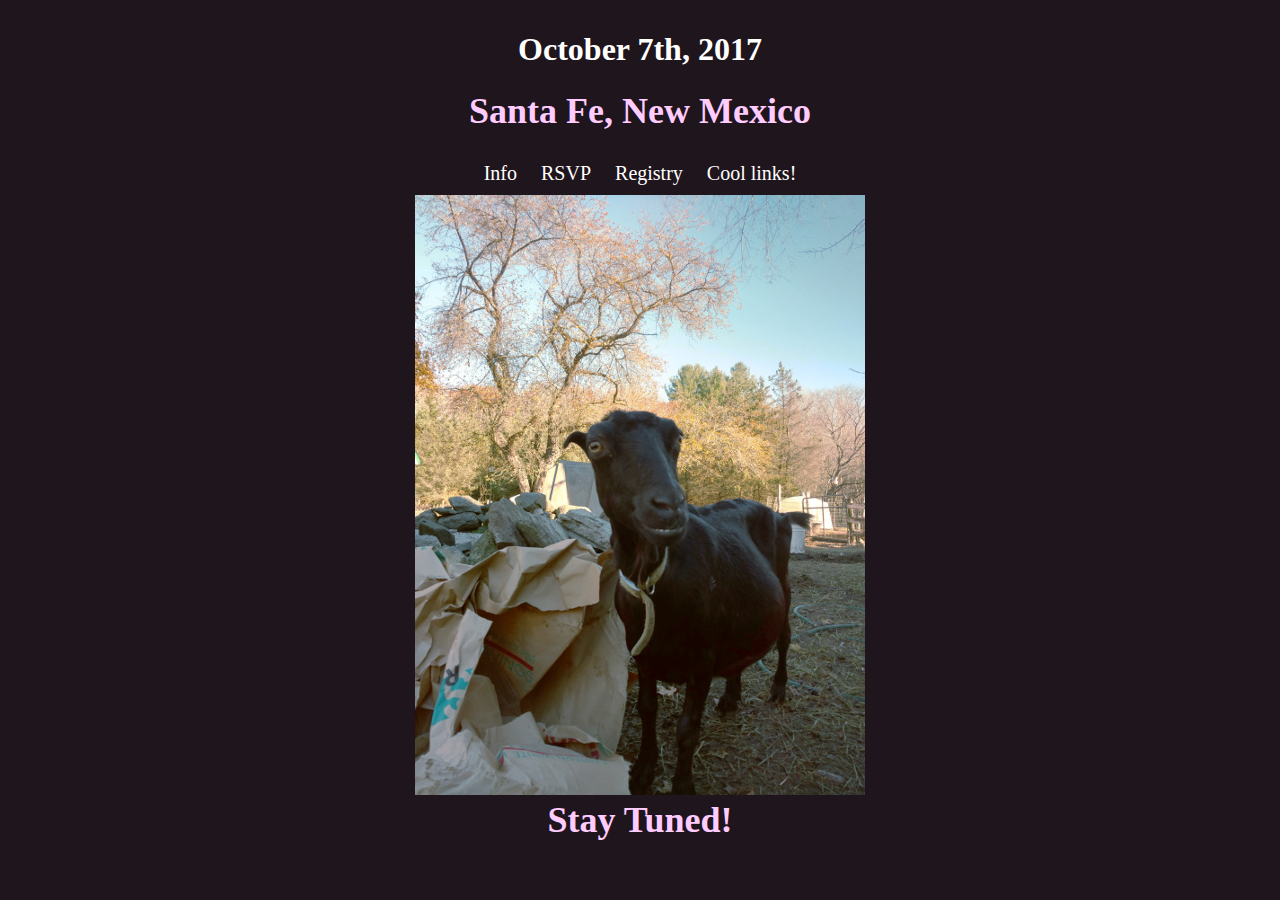
<file: index.html>
<!DOCTYPE html>
<html>
    <head>
        <meta charset="UTF-8" name="viewport"
            content="width=device-width, initial-scale=1">
        <title>Maclovia and Adam</title>
        <link rel="stylesheet" href="style.css">
    </head>
 
    <body>
        <main>
        <div class="title">
            <h1>October 7th, 2017</h1>
            <a class="sf" href="cloud.html">Santa Fe, New Mexico</a>
        </div>

        <div class="clearfix">
            <div class="menu">
                <ul>
                    <li>
                    <a href="info.html">Info</a></li><li>
                    <a href="rsvp.html">RSVP</a></li><li>
                    <a href="https://www.myregistry.com/public/macloviaandadam">Registry</a></li><li>
                    <a href="links.html">Cool links!</a></li>
                </ul>
            </div>

            <div class="slideshow-container">
                <div class="mySlides fade">
                    <img src="julia.jpg">
                </div>
                <div class="mySlides fade">
                    <img src="us.jpg">
                </div>
                <div class="mySlides fade">
                    <img src="julia2.jpg">
                </div>
                <div class="mySlides fade">
                    <img src="us2.jpg">
                </div>
                <div class="mySlides fade">
                    <img src="kissy.jpg">
                </div>
            </div>
        </div>
        <a class="sf" href="goat_face.html">Stay Tuned!</a>
        </main>

        <script>
var i;
var slideIndex = 0;
showSlides();

function showSlides() {
    var slides = document.getElementsByClassName("mySlides");
    for (i=0; i<slides.length; i++) {
        slides[i].style.display = "none";
    }
    slideIndex++;
    if (slideIndex > slides.length) {slideIndex = 1}
    slides[slideIndex-1].style.display = "block";
    setTimeout(showSlides, 7000);
}
        </script>
    </body>
</html>
</file>
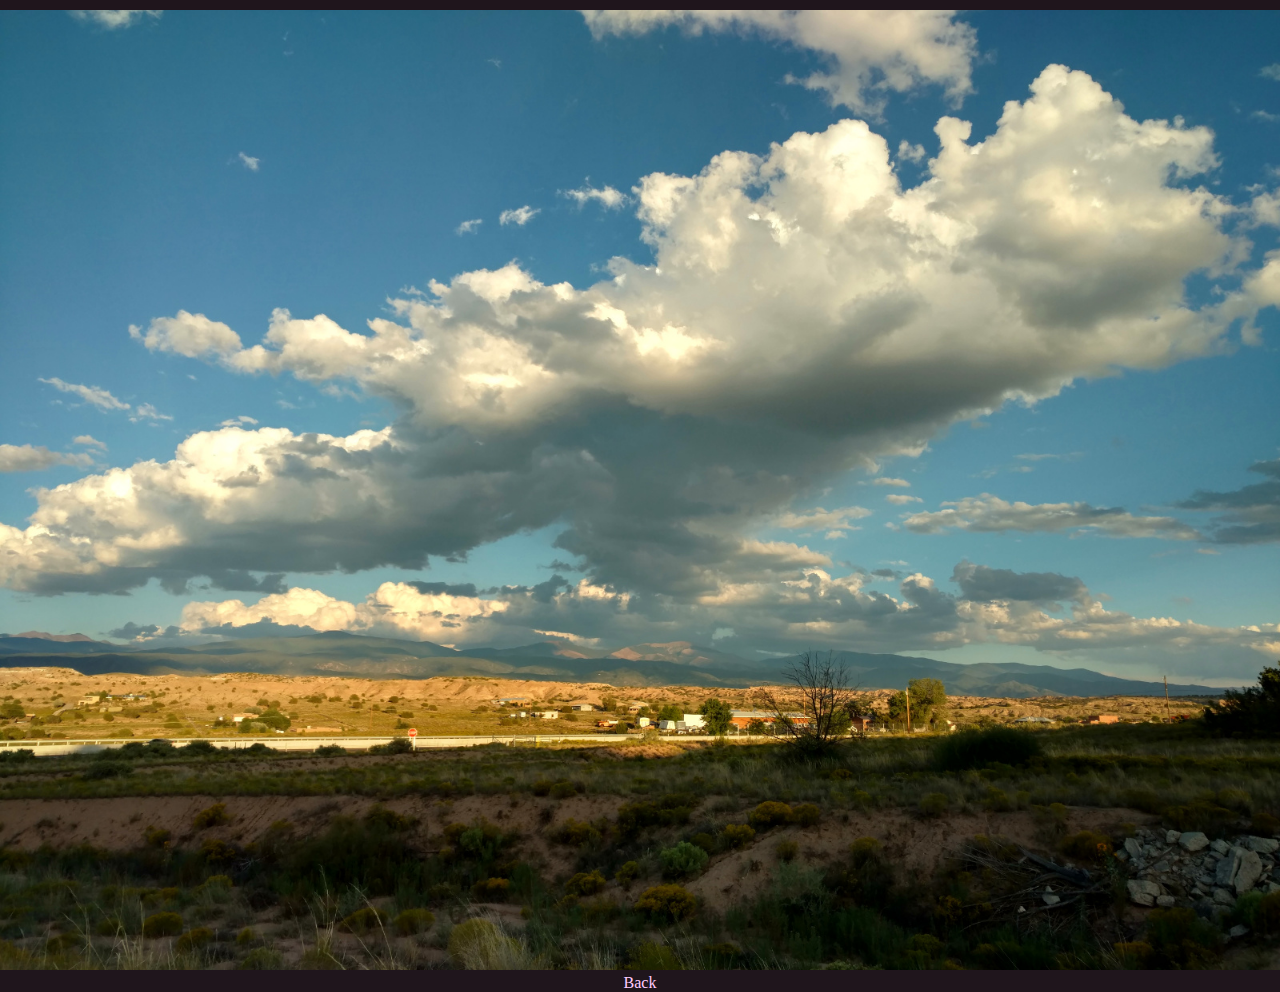
<file: about.html>
<!DOCTYPE html>
<html>
     <head>
         <meta charset="UTF-8">
         <title>Maclovia and Adam</title>
         <link rel="stylesheet" href="style.css">
     </head>
 
     <body>
         <main>
            <div>
                 <img src="cloud.jpg"/>
             </div>
             <a href="index.html">Back</a>
         </main>
     </body>
</html>
</file>
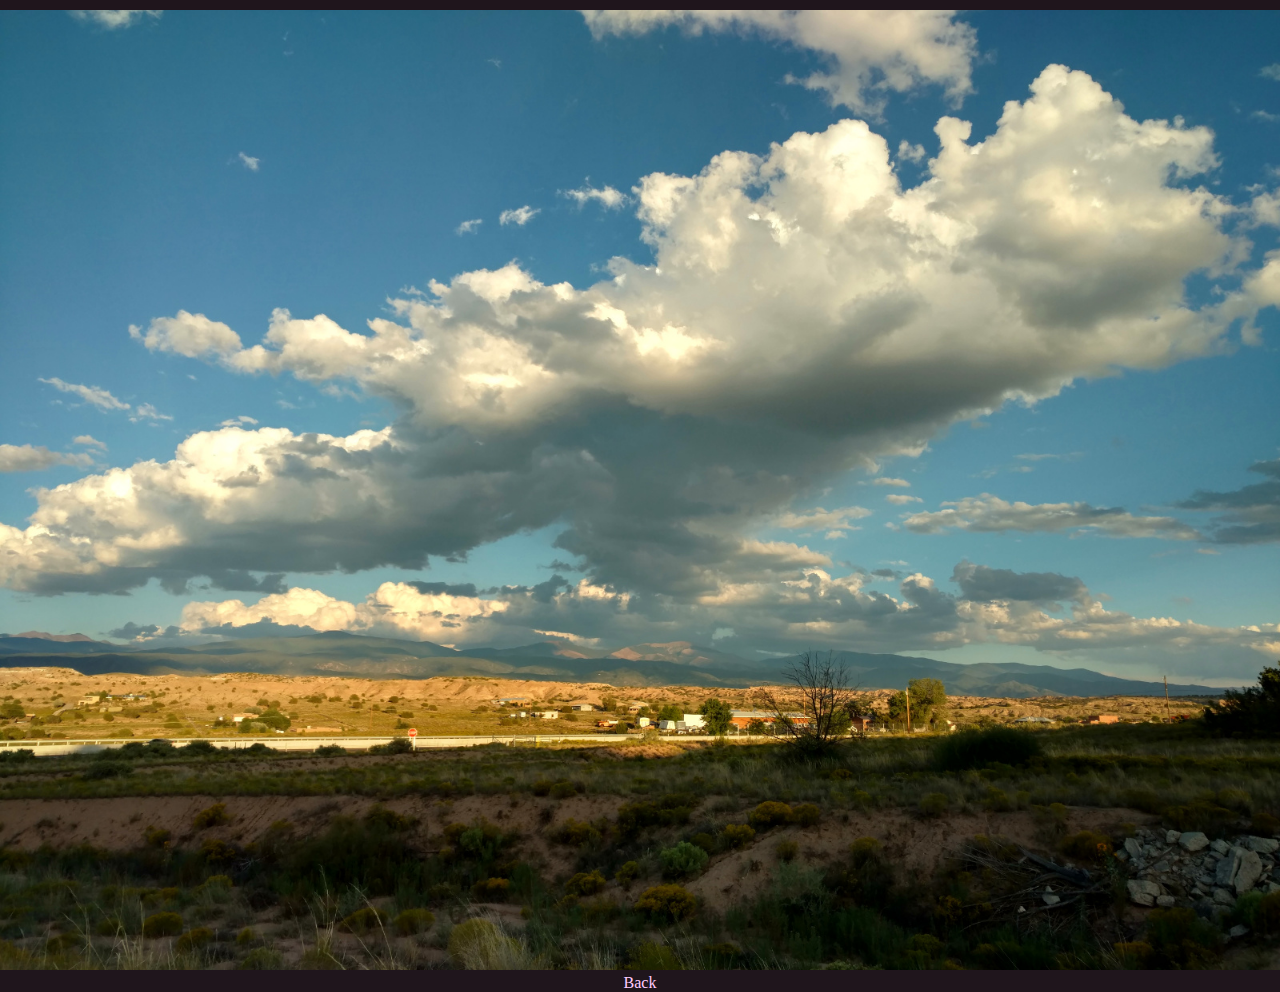
<file: cloud.html>
<!DOCTYPE html>
<html>
     <head>
         <meta charset="UTF-8">
         <title>Maclovia and Adam</title>
         <link rel="stylesheet" href="style.css">
     </head>
 
     <body>
         <main>
            <div>
                 <img src="cloud.jpg"/>
             </div>
             <a href="index.php">Back</a>
         </main>
     </body>
</html>
</file>
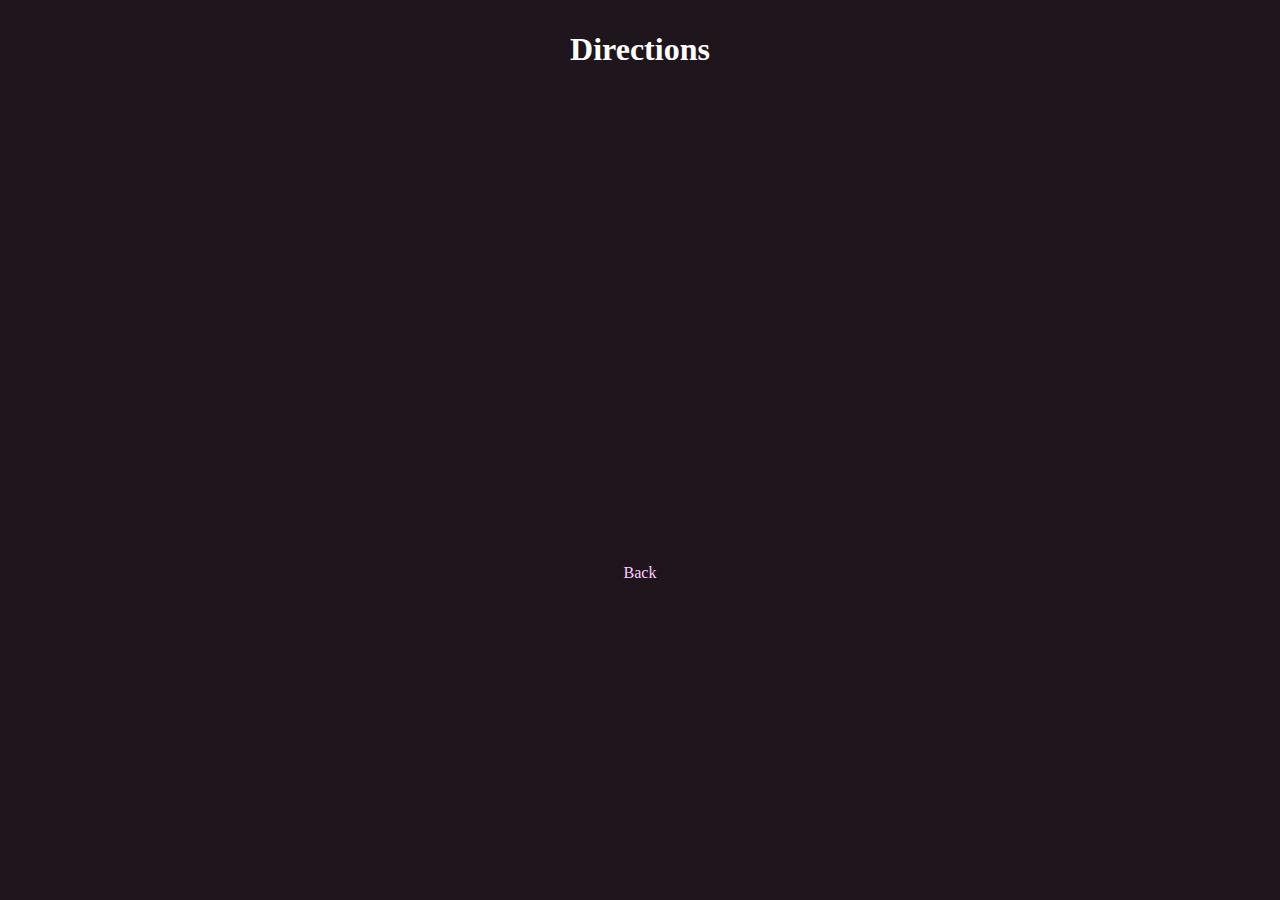
<file: directions.html>
<!DOCTYPE html>
<html>
     <head>
         <meta charset="UTF-8">
         <title>Maclovia and Adam</title>
         <link rel="stylesheet" href="style.css">
     </head>
 
     <body>
         <main>
             <div class="title">
                 <h1>Directions</h1>
             </div>
             <div class="map">
                 <iframe src="https://www.google.com/maps/embed?pb=!1m18!1m12!1m3!1d3615.0796712135243!2d-105.99388144904601!3d35.895356325708555!2m3!1f0!2f0!3f0!3m2!1i1024!2i768!4f13.1!3m3!1m2!1s0x8718383ff81d27bb%3A0xf0d77382b94f670a!2s42+Rancho+Las+Acequias%2C+Santa+Fe%2C+NM+87506!5e1!3m2!1sen!2sus!4v1481471248154" width="600" height="450" frameborder="0" style="border:0" allowfullscreen></iframe>
             </div>
             <a href="index.html">Back</a>
         </main>
     </body>
</html>
</file>
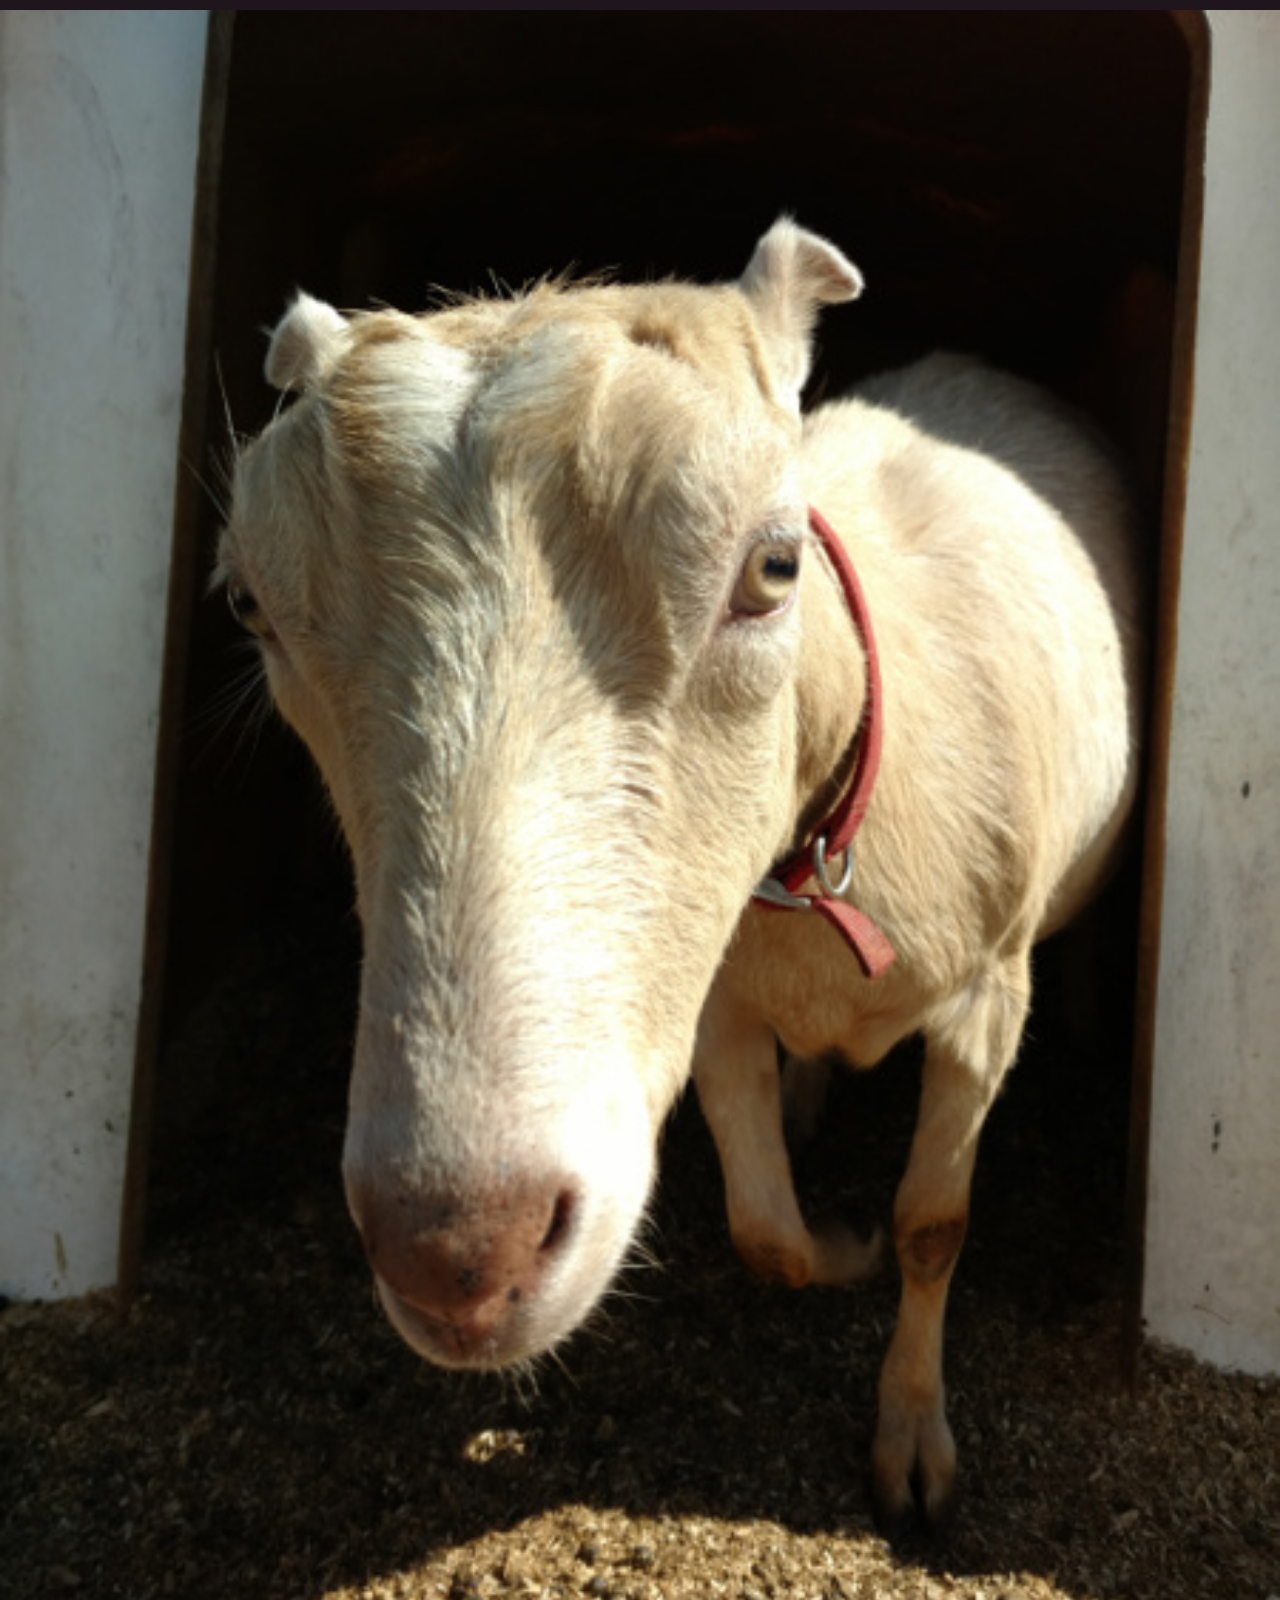
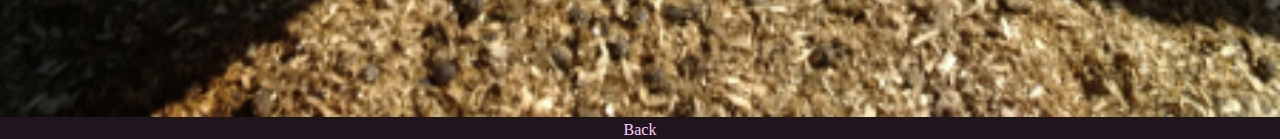
<file: goat_face.html>
<!DOCTYPE html>
<html>
     <head>
         <meta charset="UTF-8">
         <title>Maclovia and Adam</title>
         <link rel="stylesheet" href="style.css">
     </head>
 
     <body>
         <main>
            <div>
                 <img src="goat_face.jpg"/>
             </div>
             <a href="index.php">Back</a>
         </main>
     </body>
</html>
</file>
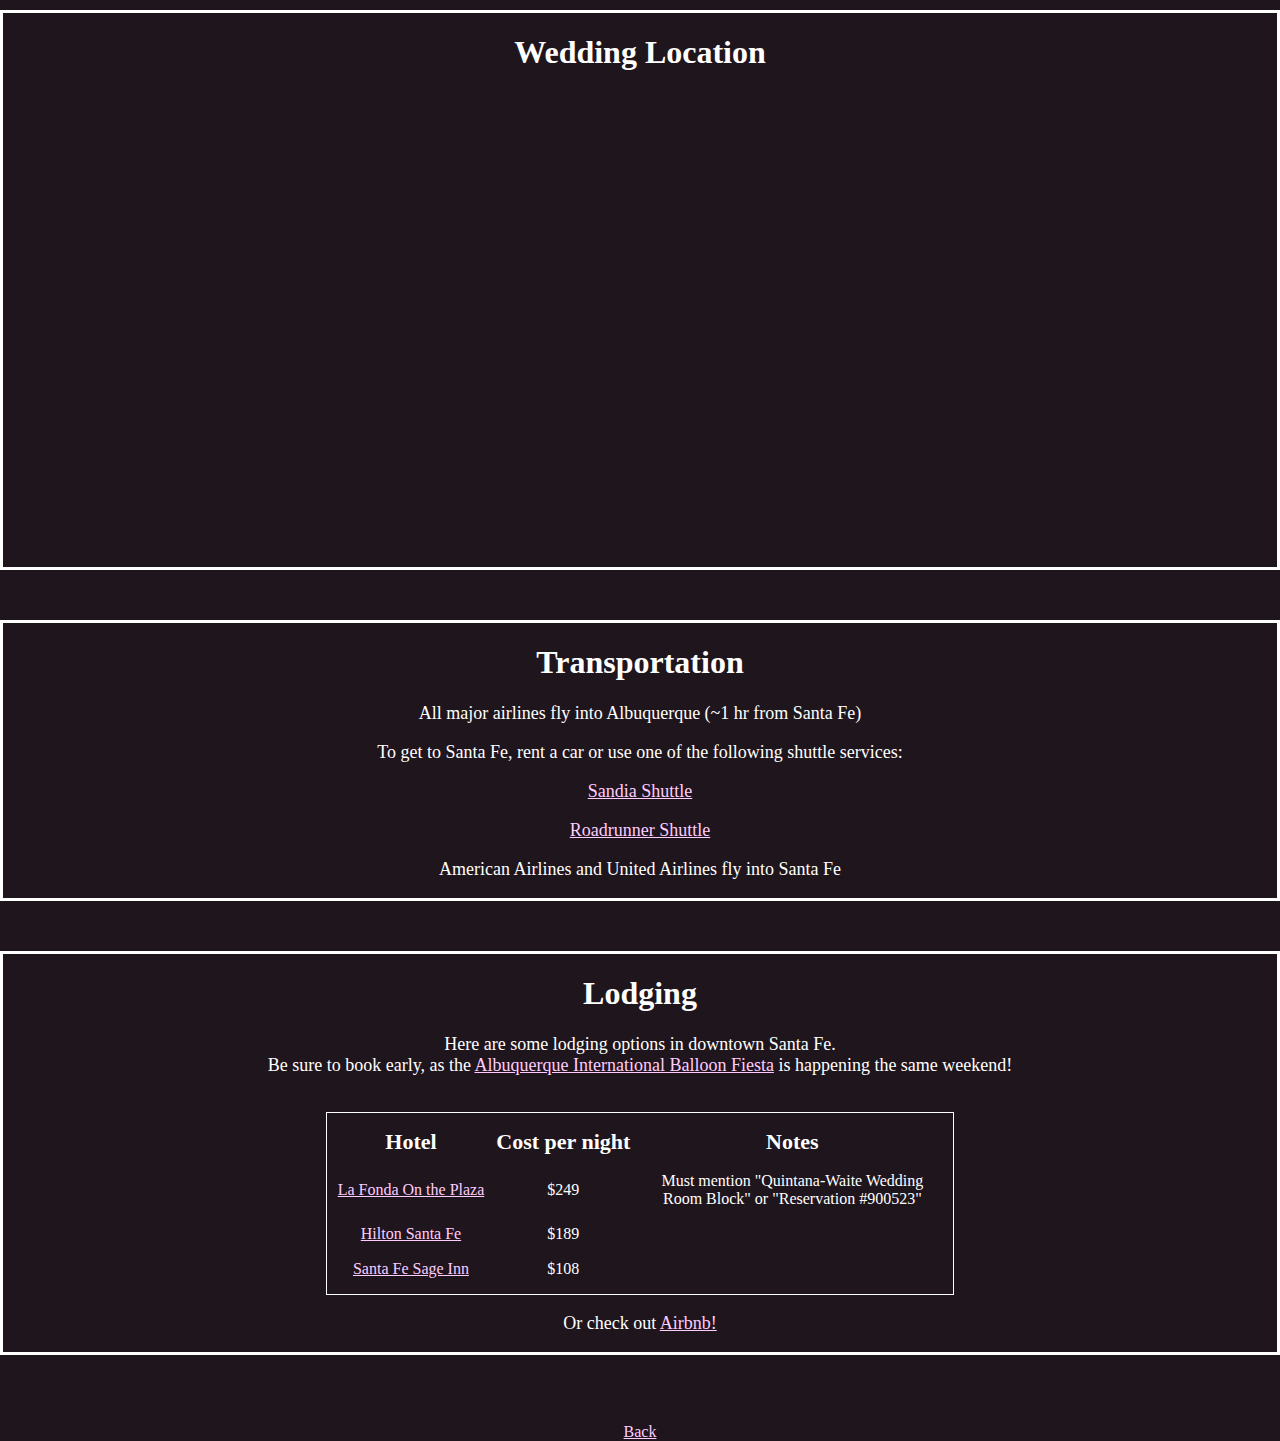
<file: info.html>
<!DOCTYPE html>
<html>
     <head>
         <meta charset="UTF-8">
         <title>Maclovia and Adam</title>
         <link rel="stylesheet" href="style.css">
     </head>
 
     <body>
         <main class="info">
             <div class="title" id="location">
                 <h1>Wedding Location</h1>
                 <div class="map">
                     <iframe src="https://www.google.com/maps/embed?pb=!1m18!1m12!1m3!1d3615.0796712135243!2d-105.99388144904601!3d35.895356325708555!2m3!1f0!2f0!3f0!3m2!1i1024!2i768!4f13.1!3m3!1m2!1s0x8718383ff81d27bb%3A0xf0d77382b94f670a!2s42+Rancho+Las+Acequias%2C+Santa+Fe%2C+NM+87506!5e1!3m2!1sen!2sus!4v1481471248154" width="600" height="450" frameborder="0" style="border:0" allowfullscreen></iframe>
                 </div>
             </div>
             <div id="transportation">
                 <h1>Transportation</h1>
                 <p>All major airlines fly into Albuquerque
                    (~1 hr from Santa Fe)</p>
                 <p>To get to Santa Fe, rent a car or use one of the following 
                    shuttle services:</p>
                 <p><a href="www.sandiashuttle.com">Sandia Shuttle</a></p>
                 <p><a href="www.roadrunnershuttleandcharter.com">
                         Roadrunner Shuttle</a></p>
                 <p>American Airlines and United Airlines fly into Santa Fe</p>
             </div>

             <div id="lodging">
                 <h1>Lodging</h1>
                 <p>Here are some lodging options in downtown Santa Fe.<br />
                 Be sure to book early, as the
                 <a href="www.balloonfiesta.com">Albuquerque International 
                 Balloon Fiesta</a> is happening the same weekend!
                 </p>
                 <br />

                 <table id="hotel">
                     <tr class="header">
                         <td>Hotel</td>
                         <td>Cost per night</td>
                         <td>Notes</td>
                     </tr>
                     <tr>
                         <td><a href="www.lafondasantafe.com">La Fonda On the Plaza</a></td>
                         <td>$249</td>
                         <td style="width:300px">Must mention "Quintana-Waite Wedding Room Block" or "Reservation #900523"</td>
                     </tr>
                     <tr>
                         <td><a href="http://www3.hilton.com/en/hotels/new-mexico/hilton-santa-fe-historic-plaza-SFEHIHF/index.html">Hilton Santa Fe</td>
                         <td>$189</td>
                         <td></td>
                     </tr>
                     <tr>
                         <td><a href="https://santafesageinn.com">Santa Fe
                                 Sage Inn</a>
                         </td>
                         <td>$108</td>
                         <td></td>
                     </tr>
                 </table>
                 <p>Or check out <a href="https://www.airbnb.com">Airbnb!</a>
                 </p>
             </div>

             </br>
             <a href="index.html">Back</a>
         </main>
     </body>
</html>
</file>
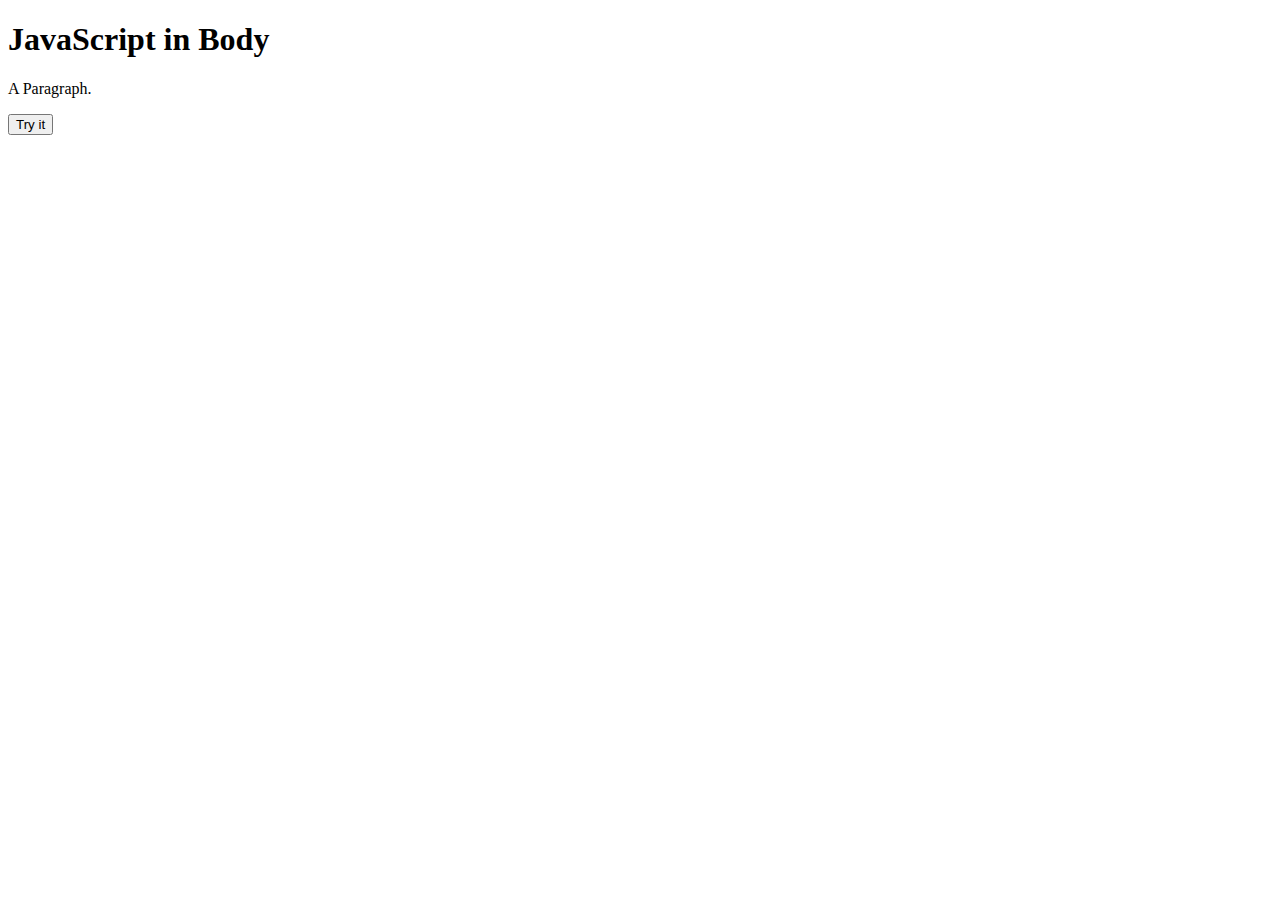
<file: jstest.html>
<!DOCTYPE html>
<html>
    <body>

        <h1>JavaScript in Body</h1>

        <p id="demo">A Paragraph.</p>

        <button type="button" onclick="myFunction()">Try it</button>

        <script>
function myFunction() {
        document.getElementById("demo").innerHTML = "Paragraph changed.";
}
        </script>

    </body>
</html>
</file>
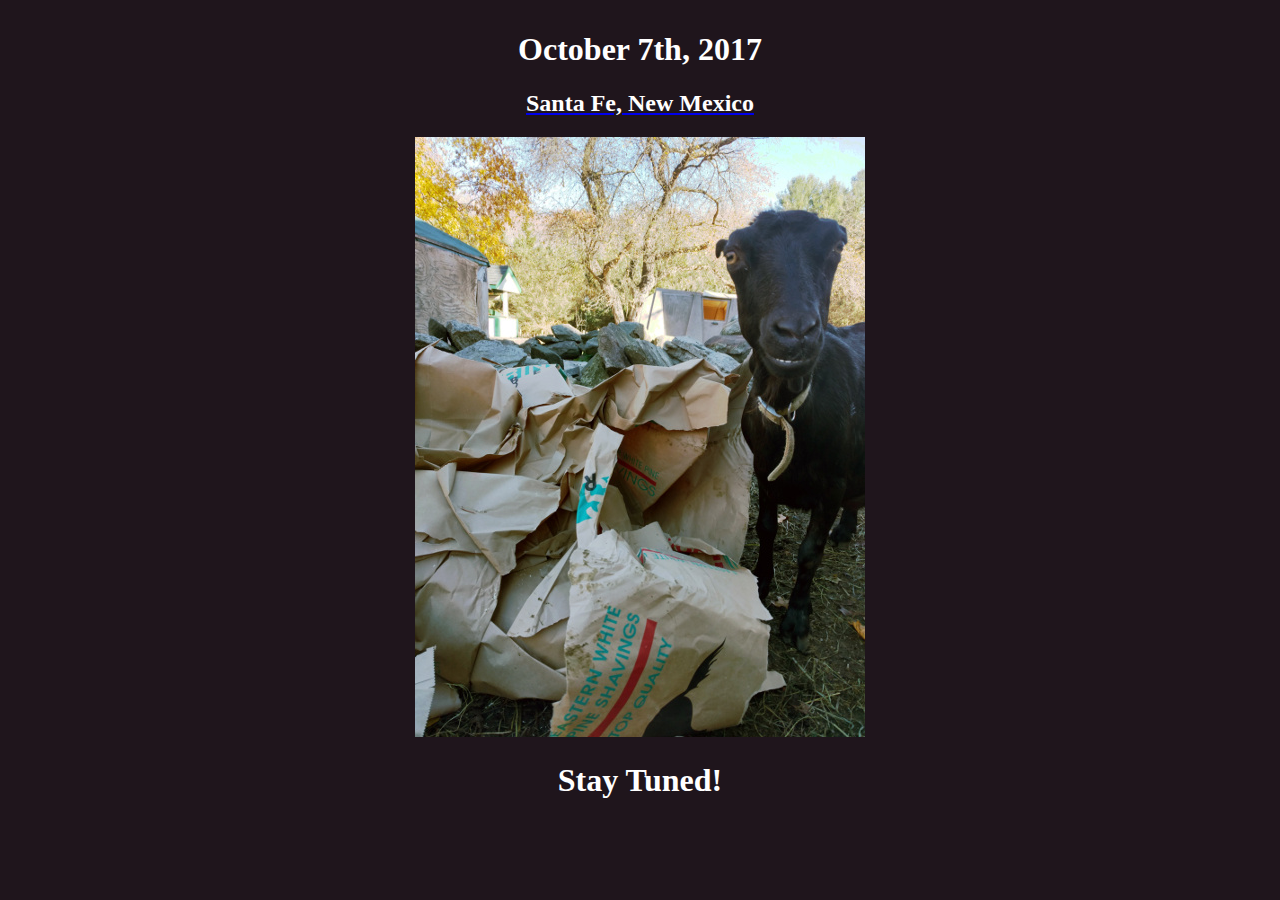
<file: julia2.html>
<!DOCTYPE html>
<html>
     <head>
         <meta charset="UTF-8">
         <title>Maclovia and Adam</title>
     </head>
 
     <body style="background-color:#1f151c;">
         <main style="position:relative;top:10px;text-align:center">
             <h1 style="color:#ffffff">October 7th, 2017</h1>
             <a href=cloud.html>
                 <h2 style="color:#ffffff">Santa Fe, New Mexico</h2>
             </a>
             <a href=index.php>
                 <img src="julia2.jpg"/>
             </a>
             <h1 style="color:#ffffff">Stay Tuned!</h1>
         </main>
     </body>
</html>
</file>
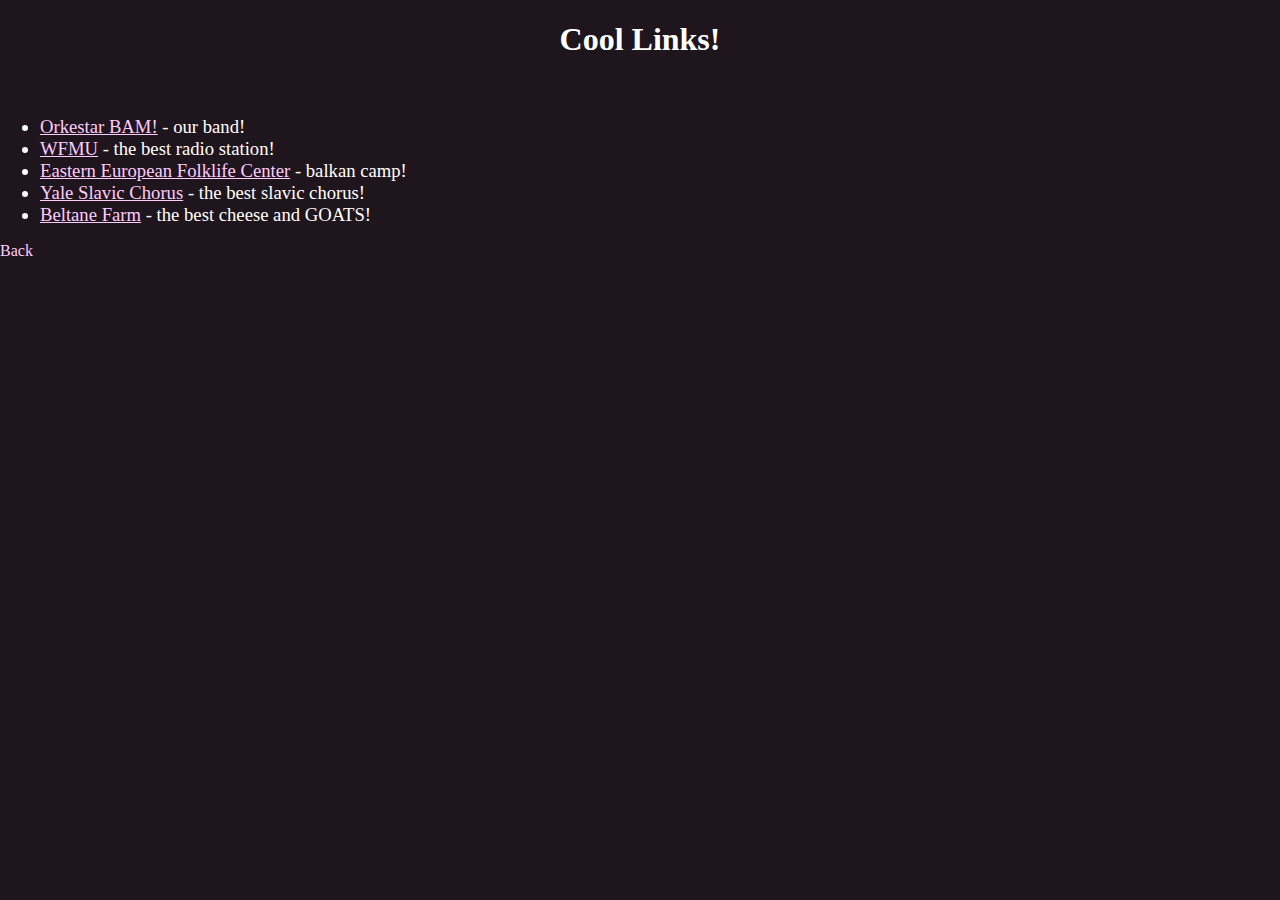
<file: links.html>
<!DOCTYPE html>
<html>
     <head>
         <meta charset="UTF-8" name="viewport"
            content="width=device-width, initial-scale=1">
         <link rel="stylesheet" href="style.css">
         <body>
             <div class="title">
                 <h1>Cool Links!</h1>
             </div>
             <ul class="links">
                 <li><a href="https://orkestarbam.bandcamp.com">Orkestar BAM!</a> - our band!</li>
                 <li><a href="https://www.wfmu.org">WFMU</a> - the best radio station!</li>
                 <li><a href="https://www.eefc.org">Eastern European Folklife Center</a> - balkan camp!</li>
                 <li><a href="https://yaleslavicchorus.com">Yale Slavic Chorus</a> - the best slavic chorus!</li>
                 <li><a href="http://www.beltanefarm.com">Beltane Farm</a> - the best cheese and GOATS!</li>
             </ul>

             <a href="index.html">Back</a>
         </body>
     </head>
</html>
</file>
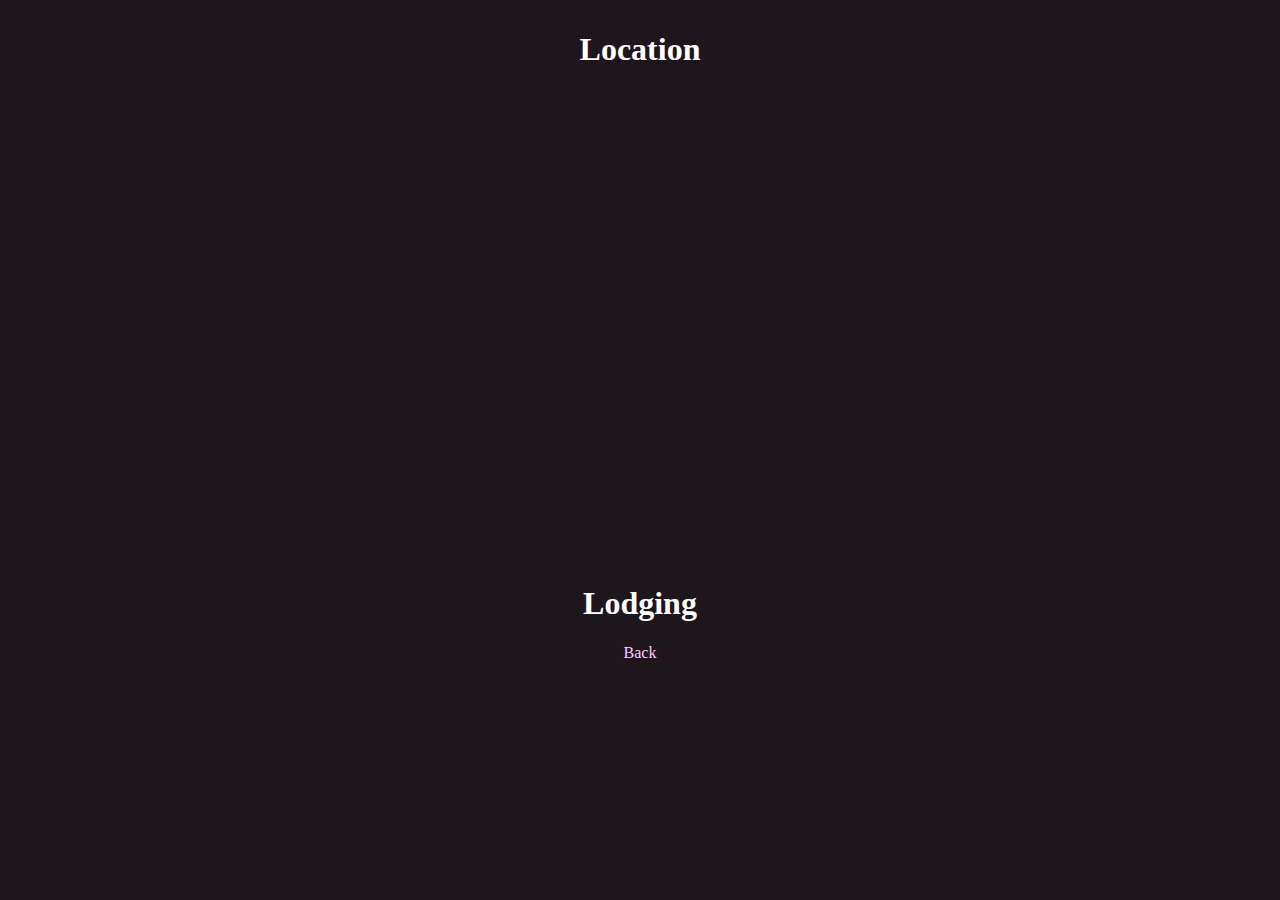
<file: location.html>
<!DOCTYPE html>
<html>
     <head>
         <meta charset="UTF-8">
         <title>Maclovia and Adam</title>
         <link rel="stylesheet" href="style.css">
     </head>
 
     <body>
         <main>
             <div class="title">
                 <h1>Location</h1>
             </div>
             <div class="map">
                 <iframe src="https://www.google.com/maps/embed?pb=!1m18!1m12!1m3!1d3615.0796712135243!2d-105.99388144904601!3d35.895356325708555!2m3!1f0!2f0!3f0!3m2!1i1024!2i768!4f13.1!3m3!1m2!1s0x8718383ff81d27bb%3A0xf0d77382b94f670a!2s42+Rancho+Las+Acequias%2C+Santa+Fe%2C+NM+87506!5e1!3m2!1sen!2sus!4v1481471248154" width="600" height="450" frameborder="0" style="border:0" allowfullscreen></iframe>
             </div>
             <h1>Lodging</h1>
             <a href="index.html">Back</a>
         </main>
     </body>
</html>
</file>
<file: style.css>
body {
    background-color:#1f151c;
    margin: 0;
    padding: 0;
}

main {
    position: relative;
    top:10px;
    text-align:center;
}

p {
    font-size: large;
}

h1, h2, p, td, li {
    color: #ffffff;
}

div#timeline, div#location, div#transportation, div#lodging {
    border: 3px solid white;
    margin-bottom: 50px;
}

div#optional {
    border: 3px solid white;
    margin-top: 50px;
    margin-left: auto;
    margin-right: auto;
    max-width: 500px;
}

div#timeline {
    border: 3px solid white;
    margin-top: 50px;
    margin-left: auto;
    margin-right: auto;
    max-width: 500px;
}


ul {
    color: #ffffff;
}

a, a:link {
    text-decoration: none;
    color: #ffccff;
}

a:hover {
    color: hotpink;
}

img {
    width: 100%;
    height: auto;
    width: auto\9;
}


.title {
    padding-bottom: 20px;
    text-align: center;
}


.sf {
    color: #ffffff;
    font-size: 36px;
    font-weight: bold;
}

table#hotel {
    border: 1px solid white;
    margin: auto;
    border-spacing: 10px 15px;
}

.info a:link {
    text-decoration: underline;
}

tr.header {
    font-size: 22px;
    font-weight: bold;
}

div.menu {
    text-align: center;
    /* border: 1px solid white; */
    margin: auto;
    background-color:#1f151c;
    z-index: 10;
}

div.menu ul {
    font-size: 30px;
    list-style-type: none;
    margin: 0;
    padding: 0;
    overflow: hidden;
}

div.menu li {
    display: inline-block;
    margin: 0;
    padding: 0;
}

div.menu a {
    margin: 0;
    text-align: center;
    font-size: 20px;
    padding: 10px 12px;
    display: block;
    color: #ffffff;
}

div.menu a:link {
    text-decoration: none;
}

div.menu a:hover {
    background-color: #ffffff;
    color: hotpink;
}

.clearfix::after {
    content: "";
    clear: both;
    display: table;
}

.slideshow-container {
    display: inline-block;
    max-width: 450px;
}

.fade {
    -webkit-animation-name: fade;
    -webkit-animation-duration: 3s;
    animation-name: fade;
    animation-duration 3;
}

@-webkit-keyframes fade {
    from {opacity: .1}
    to   {opacity: 1}
}

@keyframes fade {
    from {opacity: .1}
    to   {opacity: 1}
}

@media only screen and (max-width: 300px) {
    .text {font-size: 11px}
}

.links a {
    text-decoration: underline;
}
.links li {
    font-size: 14pt;
}
</file>
